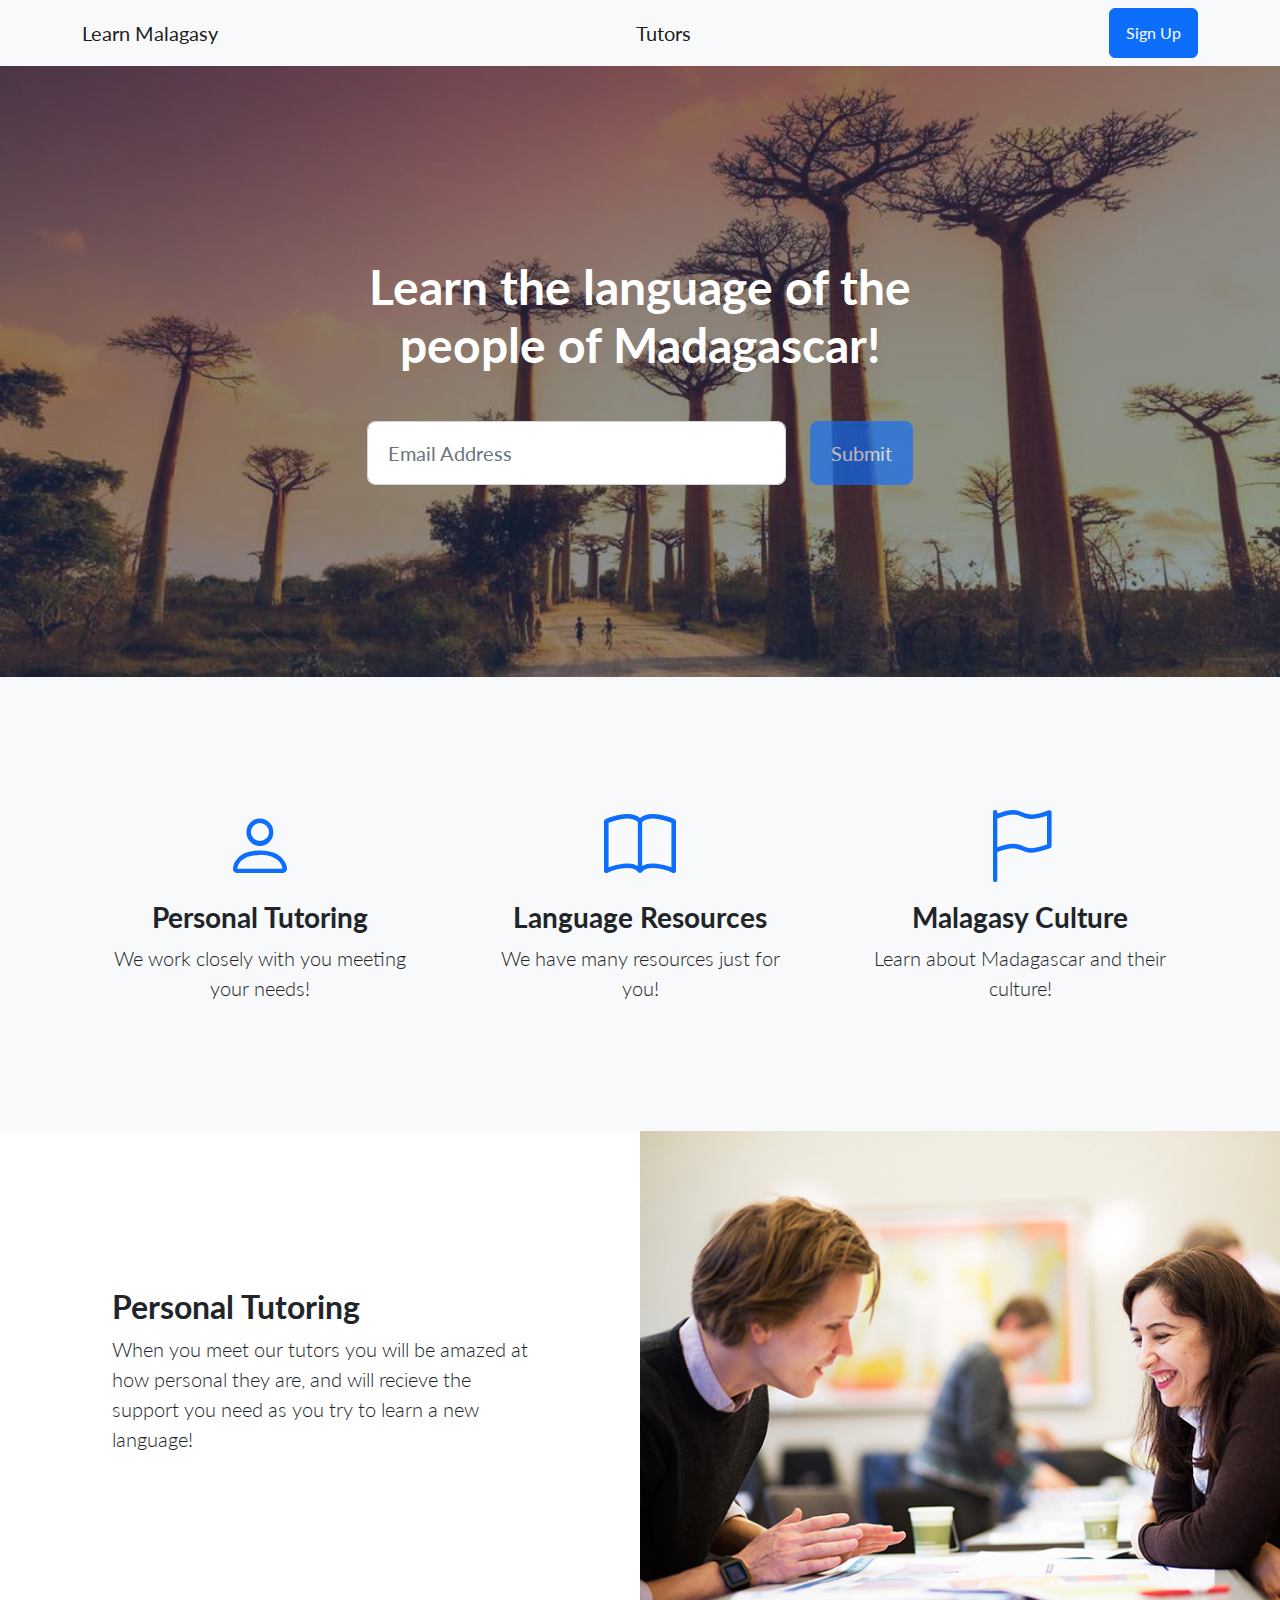
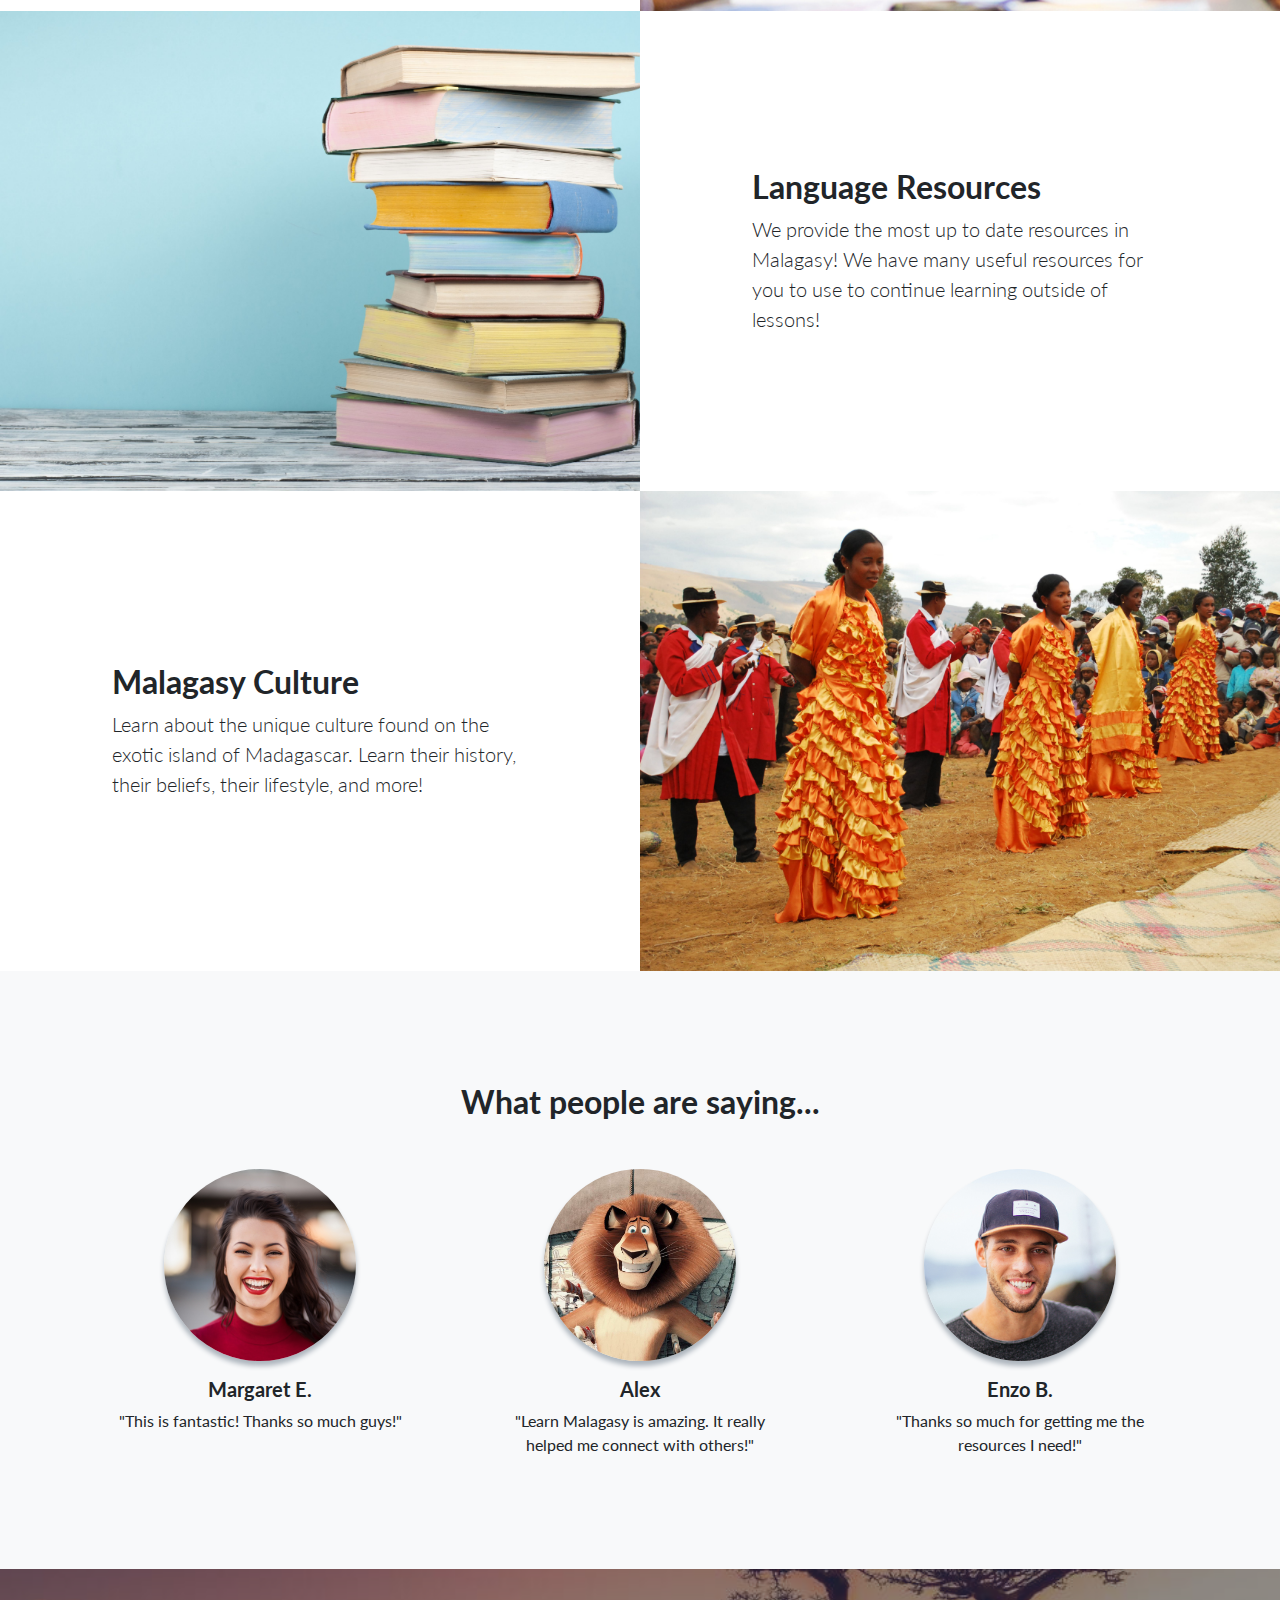
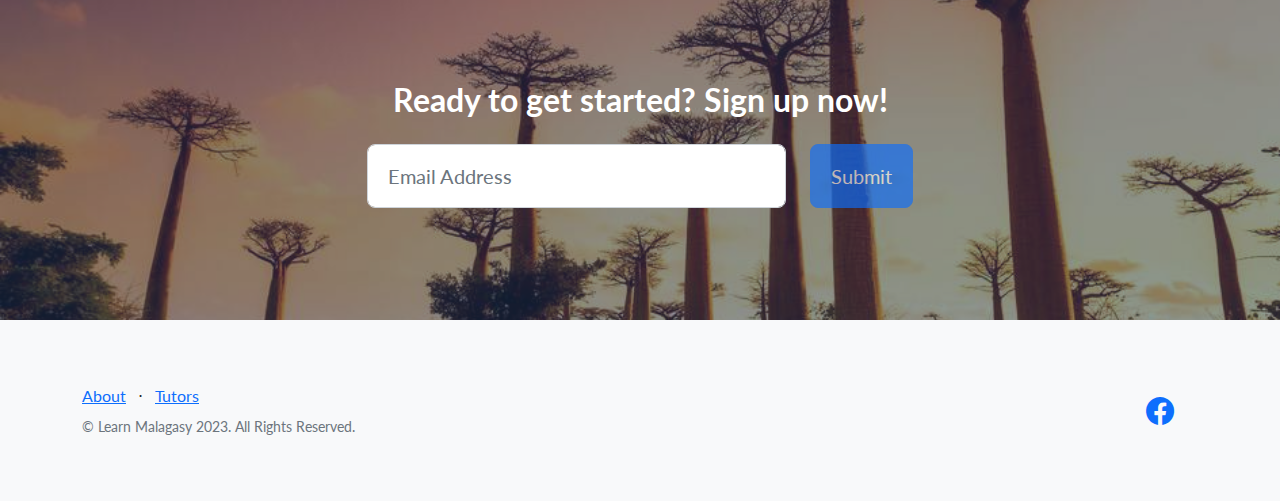
<file: index.html>
<!DOCTYPE html>
<html lang="en">
    <head>
        <meta charset="utf-8" />
        <meta name="viewport" content="width=device-width, initial-scale=1, shrink-to-fit=no" />
        <meta name="description" content="" />
        <meta name="author" content="" />
        <title>Learn Malagasy</title>
        <!-- Favicon-->
        <link rel="icon" type="image/x-icon" href="assets/favicon.ico" />
        <!-- Bootstrap icons-->
        <link href="https://cdn.jsdelivr.net/npm/bootstrap-icons@1.5.0/font/bootstrap-icons.css" rel="stylesheet" type="text/css" />
        <!-- Google fonts-->
        <link href="https://fonts.googleapis.com/css?family=Lato:300,400,700,300italic,400italic,700italic" rel="stylesheet" type="text/css" />
        <!-- Core theme CSS (includes Bootstrap)-->
        <link href="css/styles.css" rel="stylesheet" />
    </head>
    <body>
        <!-- Navigation-->
        <nav class="navbar navbar-light bg-light static-top">
            <div class="container">
                <a class="navbar-brand" href="#!">Learn Malagasy</a>
                <a class="navbar-brand" href="tutors.html">Tutors</a>
                <a class="btn btn-primary" href="#signup">Sign Up</a>
            </div>
        </nav>
        <!-- Masthead-->
        <header class="masthead">
            <div class="container position-relative">
                <div class="row justify-content-center">
                    <div class="col-xl-6">
                        <div class="text-center text-white">
                            <!-- Page heading-->
                            <h1 class="mb-5" id="about">Learn the language of the people of Madagascar!</h1>
                            <!-- Signup form-->
                            <!-- * * * * * * * * * * * * * * *-->
                            <!-- * * SB Forms Contact Form * *-->
                            <!-- * * * * * * * * * * * * * * *-->
                            <!-- This form is pre-integrated with SB Forms.-->
                            <!-- To make this form functional, sign up at-->
                            <!-- https://startbootstrap.com/solution/contact-forms-->
                            <!-- to get an API token!-->
                            <form class="form-subscribe" id="contactForm" data-sb-form-api-token="API_TOKEN">
                                <!-- Email address input-->
                                <div class="row">
                                    <div class="col">
                                        <input class="form-control form-control-lg" id="emailAddress" type="email" placeholder="Email Address" data-sb-validations="required,email" />
                                        <div class="invalid-feedback text-white" data-sb-feedback="emailAddress:required">Email Address is required.</div>
                                        <div class="invalid-feedback text-white" data-sb-feedback="emailAddress:email">Email Address is not valid.</div>
                                    </div>
                                    <div class="col-auto"><button class="btn btn-primary btn-lg disabled" id="submitButton" type="submit">Submit</button></div>
                                </div>
                                <!-- Submit success message-->
                                <!---->
                                <!-- This is what your users will see when the form-->
                                <!-- has successfully submitted-->
                                <div class="d-none" id="submitSuccessMessage">
                                    <div class="text-center mb-3">
                                        <div class="fw-bolder">Form submission successful!</div>
                                        <p>We will be in touch with you soon!</p>
                                    </div>
                                </div>
                                <!-- Submit error message-->
                                <!---->
                                <!-- This is what your users will see when there is-->
                                <!-- an error submitting the form-->
                                <div class="d-none" id="submitErrorMessage"><div class="text-center text-danger mb-3">Error sending message!</div></div>
                            </form>
                        </div>
                    </div>
                </div>
            </div>
        </header>
        <!-- Icons Grid-->
        <section class="features-icons bg-light text-center">
            <div class="container">
                <div class="row">
                    <div class="col-lg-4">
                        <div class="features-icons-item mx-auto mb-5 mb-lg-0 mb-lg-3">
                            <div class="features-icons-icon d-flex"><i class="bi-person m-auto text-primary"></i></div>
                            <h3>Personal Tutoring</h3>
                            <p class="lead mb-0">We work closely with you meeting your needs!</p>
                        </div>
                    </div>
                    <div class="col-lg-4">
                        <div class="features-icons-item mx-auto mb-5 mb-lg-0 mb-lg-3">
                            <div class="features-icons-icon d-flex"><i class="bi-book m-auto text-primary"></i></div>
                            <h3>Language Resources</h3>
                            <p class="lead mb-0">We have many resources just for you!</p>
                        </div>
                    </div>
                    <div class="col-lg-4">
                        <div class="features-icons-item mx-auto mb-0 mb-lg-3">
                            <div class="features-icons-icon d-flex"><i class="bi-flag m-auto text-primary"></i></div>
                            <h3>Malagasy Culture</h3>
                            <p class="lead mb-0">Learn about Madagascar and their culture!</p>
                        </div>
                    </div>
                </div>
            </div>
        </section>
        <!-- Image Showcases-->
        <section class="showcase">
            <div class="container-fluid p-0">
                <div class="row g-0">
                    <div class="col-lg-6 order-lg-2 text-white showcase-img" style="background-image: url('assets/img/tutor.jpg')"></div>
                    <div class="col-lg-6 order-lg-1 my-auto showcase-text">
                        <h2>Personal Tutoring</h2>
                        <p class="lead mb-0">When you meet our tutors you will be amazed at how personal they are, and will recieve the support you need as you try to learn a new language!</p>
                    </div>
                </div>
                <div class="row g-0">
                    <div class="col-lg-6 text-white showcase-img" style="background-image: url('assets/img/books.jpg')"></div>
                    <div class="col-lg-6 my-auto showcase-text">
                        <h2>Language Resources</h2>
                        <p class="lead mb-0">We provide the most up to date resources in Malagasy! We have many useful resources for you to use to continue learning outside of lessons!</p>
                    </div>
                </div>
                <div class="row g-0">
                    <div class="col-lg-6 order-lg-2 text-white showcase-img" style="background-image: url('assets/img/culture.jpg')"></div>
                    <div class="col-lg-6 order-lg-1 my-auto showcase-text">
                        <h2>Malagasy Culture</h2>
                        <p class="lead mb-0">Learn about the unique culture found on the exotic island of Madagascar. Learn their history, their beliefs, their lifestyle, and more!</p>
                    </div>
                </div>
            </div>
        </section>
        <!-- Testimonials-->
        <section class="testimonials text-center bg-light">
            <div class="container">
                <h2 class="mb-5">What people are saying...</h2>
                <div class="row">
                    <div class="col-lg-4">
                        <div class="testimonial-item mx-auto mb-5 mb-lg-0">
                            <img class="img-fluid rounded-circle mb-3" src="assets/img/testimonials-1.jpg" alt="..." />
                            <h5>Margaret E.</h5>
                            <p class="font-weight-light mb-0">"This is fantastic! Thanks so much guys!"</p>
                        </div>
                    </div>
                    <div class="col-lg-4">
                        <div class="testimonial-item mx-auto mb-5 mb-lg-0">
                            <img class="img-fluid rounded-circle mb-3" src="assets/img/alex.jpg" alt="..." />
                            <h5>Alex</h5>
                            <p class="font-weight-light mb-0">"Learn Malagasy is amazing. It really helped me connect with others!"</p>
                        </div>
                    </div>
                    <div class="col-lg-4">
                        <div class="testimonial-item mx-auto mb-5 mb-lg-0">
                            <img class="img-fluid rounded-circle mb-3" src="assets/img/testimonials-2.jpg" alt="..." />
                            <h5>Enzo B.</h5>
                            <p class="font-weight-light mb-0">"Thanks so much for getting me the resources I need!"</p>
                        </div>
                    </div>
                </div>
            </div>
        </section>
        <!-- Call to Action-->
        <section class="call-to-action text-white text-center" id="signup">
            <div class="container position-relative">
                <div class="row justify-content-center">
                    <div class="col-xl-6">
                        <h2 class="mb-4">Ready to get started? Sign up now!</h2>
                        <!-- Signup form-->
                        <!-- * * * * * * * * * * * * * * *-->
                        <!-- * * SB Forms Contact Form * *-->
                        <!-- * * * * * * * * * * * * * * *-->
                        <!-- This form is pre-integrated with SB Forms.-->
                        <!-- To make this form functional, sign up at-->
                        <!-- https://startbootstrap.com/solution/contact-forms-->
                        <!-- to get an API token!-->
                        <form class="form-subscribe" id="contactFormFooter" data-sb-form-api-token="API_TOKEN">
                            <!-- Email address input-->
                            <div class="row">
                                <div class="col">
                                    <input class="form-control form-control-lg" id="emailAddressBelow" type="email" placeholder="Email Address" data-sb-validations="required,email" />
                                    <div class="invalid-feedback text-white" data-sb-feedback="emailAddressBelow:required">Email Address is required.</div>
                                    <div class="invalid-feedback text-white" data-sb-feedback="emailAddressBelow:email">Email Address is not valid.</div>
                                </div>
                                <div class="col-auto"><button class="btn btn-primary btn-lg disabled" id="submitButton" type="submit">Submit</button></div>
                            </div>
                            <!-- Submit success message-->
                            <!---->
                            <!-- This is what your users will see when the form-->
                            <!-- has successfully submitted-->
                            <div class="d-none" id="submitSuccessMessage">
                                <div class="text-center mb-3">
                                    <div class="fw-bolder">Form submission successful!</div>
                                    <p>We will be in touch with you soon!</p>
                                </div>
                            </div>
                            <!-- Submit error message-->
                            <!---->
                            <!-- This is what your users will see when there is-->
                            <!-- an error submitting the form-->
                            <div class="d-none" id="submitErrorMessage"><div class="text-center text-danger mb-3">Error sending message!</div></div>
                        </form>
                    </div>
                </div>
            </div>
        </section>
        <!-- Footer-->
        <footer class="footer bg-light">
            <div class="container">
                <div class="row">
                    <div class="col-lg-6 h-100 text-center text-lg-start my-auto">
                        <ul class="list-inline mb-2">
                            <li class="list-inline-item"><a href="#about">About</a></li>
                            <li class="list-inline-item">⋅</li>
                            <li class="list-inline-item"><a href="tutors.html">Tutors</a></li>
                        </ul>
                        <p class="text-muted small mb-4 mb-lg-0">&copy; Learn Malagasy 2023. All Rights Reserved.</p>
                    </div>
                    <div class="col-lg-6 h-100 text-center text-lg-end my-auto">
                        <ul class="list-inline mb-0">
                            <li class="list-inline-item me-4">
                                <a href="https://www.facebook.com/profile.php?id=100092069495430"><i class="bi-facebook fs-3"></i></a>
                            </li>
                        </ul>
                    </div>
                </div>
            </div>
        </footer>
        <!-- Bootstrap core JS-->
        <script src="https://cdn.jsdelivr.net/npm/bootstrap@5.2.3/dist/js/bootstrap.bundle.min.js"></script>
        <!-- Core theme JS-->
        <script src="js/scripts.js"></script>
        <!-- * * * * * * * * * * * * * * * * * * * * * * * * * * * * * * * * * * * * * * * *-->
        <!-- * *                               SB Forms JS                               * *-->
        <!-- * * Activate your form at https://startbootstrap.com/solution/contact-forms * *-->
        <!-- * * * * * * * * * * * * * * * * * * * * * * * * * * * * * * * * * * * * * * * *-->
        <script src="https://cdn.startbootstrap.com/sb-forms-latest.js"></script>
    </body>
</html>
</file>
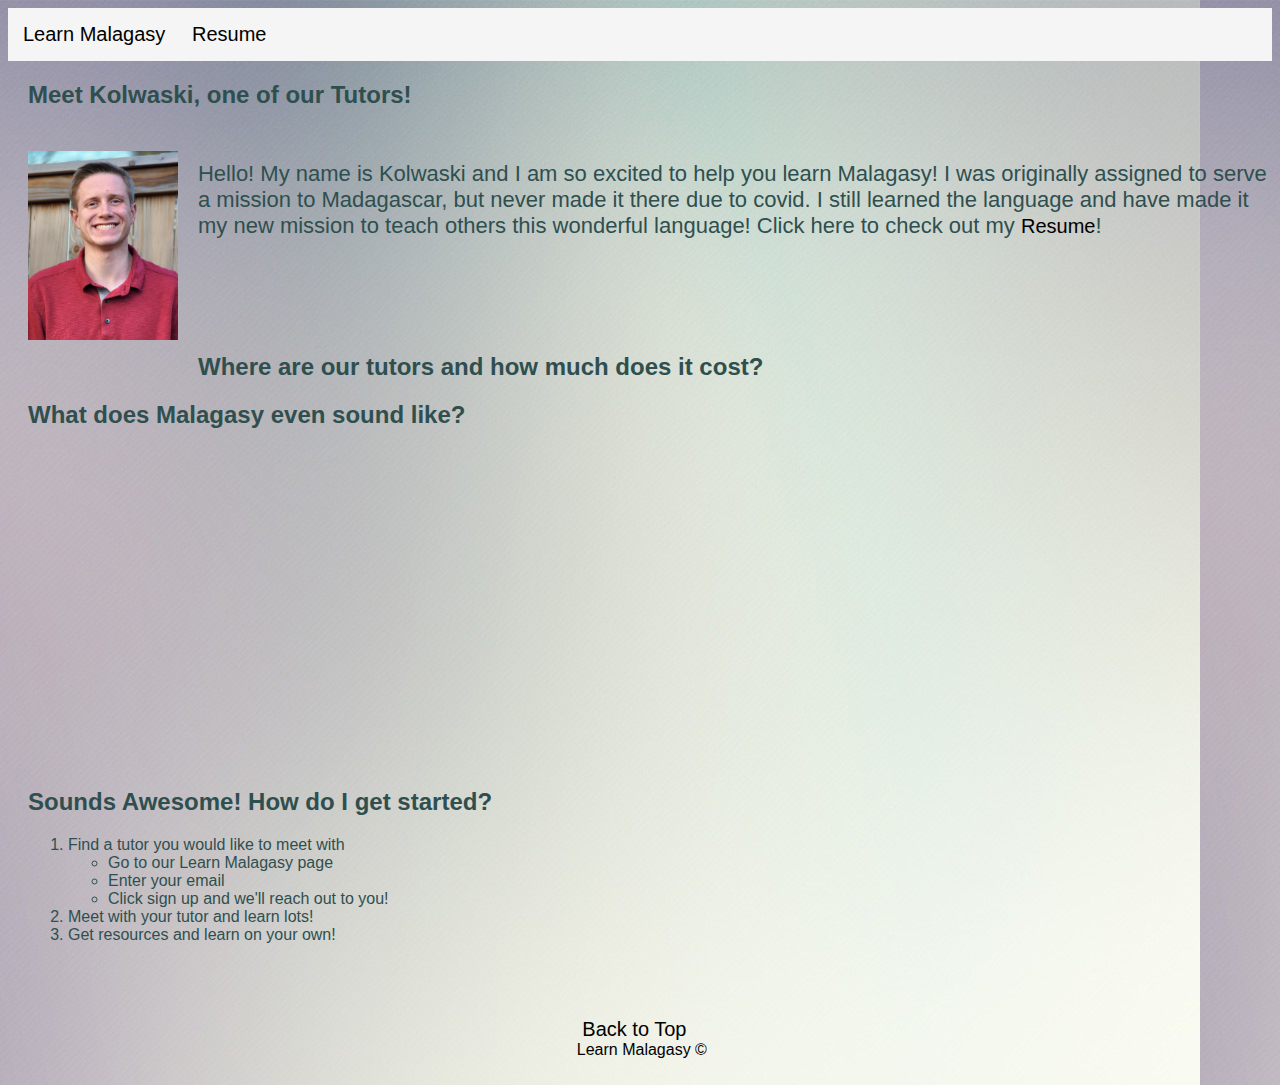
<file: tutors.html>
<!DOCTYPE html>
<html lang="en">
<head>
    <meta charset="UTF-8">
    <meta http-equiv="X-UA-Compatible" content="IE=edge">
    <meta name="viewport" content="width=device-width, initial-scale=1.0">
    <title>Learn Malagasy Tutors</title>
    <link href="css/mystyles.css" rel="stylesheet" />
</head>
<body>
    <!--Navigation-->
    <nav>
        <div class="container"> 
                <a href="index.html">Learn Malagasy</a>
                &nbsp;&nbsp;&nbsp;&nbsp;
                <a href="resume.html">Resume</a>
        </div>
    </nav>
    <!--Tutor example info-->
    <h2 class="tab" id="top">
        Meet Kolwaski, one of our Tutors!
    </h2>
    <div>
        <img src="assets/img/me.jpg" alt="Tutor picture">
        <p>
            Hello! My name is Kolwaski and I am so excited to help you learn Malagasy! I was originally assigned to serve a mission to Madagascar, but never made it there due to covid. I still learned the language and have made it my new mission to teach others this wonderful language! Click here to check out my 
            <a href="resume.html">Resume</a>!
        </p>
    </div>
    <br>
    <br>
    <br>
    <br>
    <!--Tableau-->
    <div class="tab">
        <h2>Where are our tutors and how much does it cost?</h2>
        <div class='tableauPlaceholder' id='viz1681926853168' style='position: relative'>
            <noscript><a href='#'>
                <img alt='Tutoring Prices by Geographical Location ' src='https:&#47;&#47;public.tableau.com&#47;static&#47;images&#47;CY&#47;CYN3N9RF7&#47;1_rss.png' style='border: none' /></a>
            </noscript>
            <object class='tableauViz'  style='display:none;'>
                <param name='host_url' value='https%3A%2F%2Fpublic.tableau.com%2F' /> 
                <param name='embed_code_version' value='3' /> <param name='path' value='shared&#47;CYN3N9RF7' /> 
                <param name='toolbar' value='yes' /><param name='static_image' value='https:&#47;&#47;public.tableau.com&#47;static&#47;images&#47;CY&#47;CYN3N9RF7&#47;1.png' /> 
                <param name='animate_transition' value='yes' /><param name='display_static_image' value='yes' />
                <param name='display_spinner' value='yes' /><param name='display_overlay' value='yes' />
                <param name='display_count' value='yes' /><param name='language' value='en-US' />
            </object>
        </div>                
        <script type='text/javascript'>                    
            var divElement = document.getElementById('viz1681926853168');                    
            var vizElement = divElement.getElementsByTagName('object')[0];                    
            if ( divElement.offsetWidth > 800 ) { vizElement.style.width='100%';vizElement.style.height=(divElement.offsetWidth*0.75)+'px';} else if ( divElement.offsetWidth > 500 ) { vizElement.style.width='100%';vizElement.style.height=(divElement.offsetWidth*0.75)+'px';} else { vizElement.style.width='100%';vizElement.style.height='1227px';}                     
            var scriptElement = document.createElement('script');                    
            scriptElement.src = 'https://public.tableau.com/javascripts/api/viz_v1.js';                   
             vizElement.parentNode.insertBefore(scriptElement, vizElement);                
        </script>
    </div>
    <!--Youtube Video-->
    <div class="tab">
        <h2>
            What does Malagasy even sound like?
        </h2>
        <iframe width="560" height="315" src="https://www.youtube.com/embed/H8t_snz8B5A" title="YouTube video player" frameborder="0" allow="accelerometer; autoplay; clipboard-write; encrypted-media; gyroscope; picture-in-picture; web-share" allowfullscreen>
        </iframe>
    </div>
    <!--Embedded List-->
    <div class="tab">
        <h2>
            Sounds Awesome! How do I get started?
        </h2>
        <ol>
            <li>
                Find a tutor you would like to meet with
            </li>
                <ul>
                    <li>Go to our Learn Malagasy page</li>
                    <li>Enter your email</li>
                    <li>Click sign up and we'll reach out to you!</li>
                </ul>
            <li>
                Meet with your tutor and learn lots!
            </li>
            <li>
                Get resources and learn on your own!
            </li>
        </ol>
    </div>
    <br>
    <br>
    <br>
    <!--footer-->
    <div class="foot">
        <a href="#top">&nbsp;Back to Top</a>
        <br>
        Learn Malagasy &#169
    </div>
    <br>
</body>
</html>
</file>
<file: css/mystyles.css>
body{
    background-image: url(../assets/img/Madabackgrouond.jpg);
    font-family: Arial, Helvetica, sans-serif;
    font-weight: 150;
}
nav{
    background-color: whitesmoke;
    flex: auto;
}
.container{
    padding: 15px;
}
a{
    text-decoration: none;
    color: black;
    font-size: 20px;
}
img{
    float: left;
    padding: 20px;
    max-height: auto;
    max-width: 150px;
}
p{
    align-content:space-evenly;
    color: darkslategray;
    font-size: 22px;
    padding-top: 30px;
    max-height: 200px;
}
h2{
    color: darkslategray;
    font-weight: bold
}
.tab{
    margin: 20px;
}
.foot{
    align-content: center;
    margin-left: 45%;
}
li{
    color: darkslategray;
}
</file>
